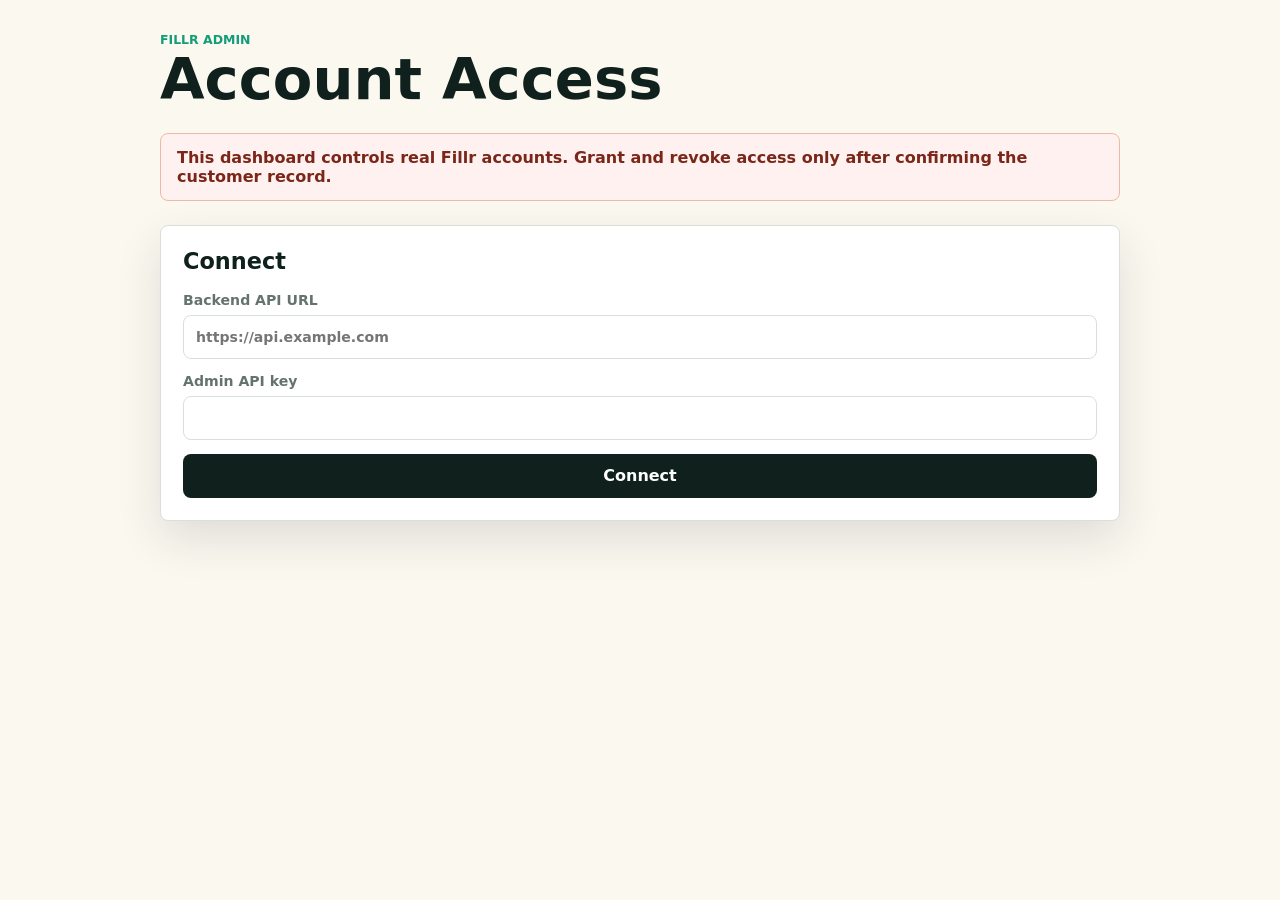
<file: admin/index.html>
<!doctype html>
<html lang="en">
<head>
    <meta charset="utf-8">
    <meta name="viewport" content="width=device-width, initial-scale=1">
    <title>Fillr Admin</title>
    <link rel="stylesheet" href="styles.css">
</head>
<body>
    <main class="shell">
        <header class="masthead">
            <div>
                <p class="eyebrow">Fillr Admin</p>
                <h1>Account Access</h1>
            </div>
            <button id="disconnectButton" class="secondary hidden" type="button">Disconnect</button>
        </header>

        <section class="warning" aria-live="polite">
            This dashboard controls real Fillr accounts. Grant and revoke access only after confirming the customer record.
        </section>

        <nav id="viewTabs" class="tabs hidden" role="tablist" aria-label="Admin sections">
            <button class="tab" type="button" role="tab" data-view="accounts" aria-selected="true">Accounts</button>
            <button class="tab" type="button" role="tab" data-view="notifications" aria-selected="false">Notifications</button>
            <button class="tab" type="button" role="tab" data-view="rules" aria-selected="false">Auto Rules</button>
        </nav>

        <section id="connectionPanel" class="panel" aria-labelledby="connectionTitle">
            <h2 id="connectionTitle">Connect</h2>
            <form id="connectionForm" class="form">
                <label>
                    <span>Backend API URL</span>
                    <input id="backendUrlInput" name="backendUrl" type="url" autocomplete="url" placeholder="https://api.example.com" required>
                </label>
                <label>
                    <span>Admin API key</span>
                    <input id="adminKeyInput" name="adminKey" type="password" autocomplete="off" required>
                </label>
                <button id="connectButton" type="submit">Connect</button>
            </form>
        </section>

        <section id="dashboardPanel" class="panel hidden" aria-labelledby="searchTitle">
            <div class="sectionHeader">
                <div>
                    <h2 id="searchTitle">User Search</h2>
                    <p id="connectionLabel" class="muted"></p>
                </div>
            </div>

            <form id="searchForm" class="searchForm">
                <label>
                    <span>Search</span>
                    <input id="emailInput" name="email" type="search" autocomplete="off" placeholder="Email, name, user ID or Apple ID" required>
                </label>
                <button id="searchButton" type="submit">Search</button>
            </form>

            <p id="statusMessage" class="status" role="status" aria-live="polite"></p>

            <section class="userPanel" aria-labelledby="recentAppleTitle">
                <div class="sectionHeader">
                    <div>
                        <h3 id="recentAppleTitle">Recent Apple Users</h3>
                        <p class="muted">Shows the 20 most recently created Apple sign-in accounts.</p>
                    </div>
                    <button id="refreshRecentAppleButton" type="button">Refresh</button>
                </div>

                <div id="recentAppleUsers" class="recentUsers"></div>
            </section>

            <section id="userPanel" class="userPanel hidden" aria-labelledby="userTitle">
                <h3 id="userTitle">Selected User</h3>
                <dl id="userDetails" class="details"></dl>

                <section id="cloudDataPanel" class="cloudData" aria-labelledby="cloudDataTitle">
                    <div class="sectionHeader compact">
                        <h3 id="cloudDataTitle">Cloud Data</h3>
                        <button id="refreshCloudDataButton" class="secondary small" type="button">Refresh Data</button>
                    </div>
                    <dl id="cloudDataDetails" class="details compactDetails"></dl>
                    <p id="cloudDataStatus" class="status compactStatus" role="status" aria-live="polite"></p>
                </section>
                <form id="adminLabelForm" class="inlineForm">
                    <label>
                        <span>Admin Label</span>
                        <input
                            id="adminLabelInput"
                            type="text"
                            maxlength="100"
                            placeholder="Example: Alex test account"
                        >
                    </label>
                    <button id="saveAdminLabelButton" type="submit">
                        Save Label
                    </button>
                </form>

                <p class="muted">
                    This label is only visible in the admin dashboard and does not affect the user’s account.
                </p>

                <div class="actions">
                    <button id="grantLifetimeButton" type="button">Grant Lifetime Access</button>

                    <form id="grantUntilForm" class="inlineForm">
                        <label>
                            <span>Grant until</span>
                            <input id="expiryDateInput" type="datetime-local" required>
                        </label>
                        <button id="grantUntilButton" type="submit">Grant Until</button>
                    </form>

                    <button id="revokeButton" class="danger" type="button">Revoke Admin Access</button>
                </div>

                <p class="muted">
                    Revoking admin access only removes administrator-granted Fillr Plus. It does not cancel an Apple App Store subscription or remove an active trial.
                </p>
            </section>
        </section>
        <section id="notificationsPanel" class="panel hidden" aria-labelledby="composeTitle">
            <div class="sectionHeader">
                <div>
                    <h2 id="composeTitle">Send a Notification</h2>
                    <p class="muted">Goes to every matching device as a push and into the in-app inbox.</p>
                </div>
            </div>

            <form id="composeForm" class="form">
                <label>
                    <span>Title <span id="titleCounter" class="counter"></span></span>
                    <input id="composeTitle_input" type="text" maxlength="64" required>
                </label>
                <label>
                    <span>Body <span id="bodyCounter" class="counter"></span></span>
                    <textarea id="composeBody" rows="3" maxlength="300" required></textarea>
                </label>
                <p class="muted small">The push banner shows roughly the first 150 characters. The inbox shows all of it.</p>

                <div class="fieldRow">
                    <label>
                        <span>Category</span>
                        <select id="composeCategory"></select>
                    </label>
                    <label>
                        <span>Opens</span>
                        <select id="composeDeepLink"></select>
                    </label>
                    <label>
                        <span>Audience</span>
                        <select id="composeAudience"></select>
                    </label>
                </div>

                <label>
                    <span>Schedule for (optional)</span>
                    <input id="composeSchedule" type="datetime-local">
                </label>

                <div class="actions">
                    <button id="previewButton" class="secondary" type="button">Preview Audience</button>
                    <button id="sendButton" type="submit" disabled>Send</button>
                </div>
            </form>

            <p id="composeStatus" class="status" role="status" aria-live="polite"></p>

            <section class="userPanel" aria-labelledby="historyTitle">
                <div class="sectionHeader compact">
                    <h3 id="historyTitle">Sent History</h3>
                    <button id="refreshHistoryButton" class="secondary small" type="button">Refresh</button>
                </div>
                <div id="historyList" class="historyList"></div>
            </section>
        </section>

        <section id="rulesPanel" class="panel hidden" aria-labelledby="rulesTitle">
            <div class="sectionHeader">
                <div>
                    <h2 id="rulesTitle">Condition-Based Rules</h2>
                    <p class="muted">Evaluated on a schedule. Each rule reaches a person at most once per cooldown window.</p>
                </div>
                <button id="refreshRulesButton" class="secondary small" type="button">Refresh</button>
            </div>

            <div id="rulesList" class="historyList"></div>

            <section class="userPanel" aria-labelledby="ruleFormTitle">
                <h3 id="ruleFormTitle">New Rule</h3>
                <form id="ruleForm" class="form">
                    <div class="fieldRow">
                        <label>
                            <span>Name</span>
                            <input id="ruleName" type="text" required>
                        </label>
                        <label>
                            <span>Condition</span>
                            <select id="ruleCondition"></select>
                        </label>
                    </div>

                    <div id="ruleParams" class="fieldRow"></div>

                    <label>
                        <span>Title template</span>
                        <input id="ruleTitle" type="text" maxlength="64" required>
                    </label>
                    <label>
                        <span>Body template</span>
                        <textarea id="ruleBody" rows="2" maxlength="300" required></textarea>
                    </label>
                    <p id="rulePlaceholders" class="muted small"></p>

                    <div class="fieldRow">
                        <label>
                            <span>Category</span>
                            <select id="ruleCategory"></select>
                        </label>
                        <label>
                            <span>Audience</span>
                            <select id="ruleAudience"></select>
                        </label>
                        <label>
                            <span>Cooldown (days)</span>
                            <input id="ruleCooldown" type="number" min="1" value="30" required>
                        </label>
                    </div>

                    <button type="submit">Create Rule</button>
                </form>
                <p id="ruleStatus" class="status" role="status" aria-live="polite"></p>
            </section>
        </section>
    </main>

    <script src="app.js" defer></script>
    <script src="notifications.js" defer></script>
</body>
</html>
</file>
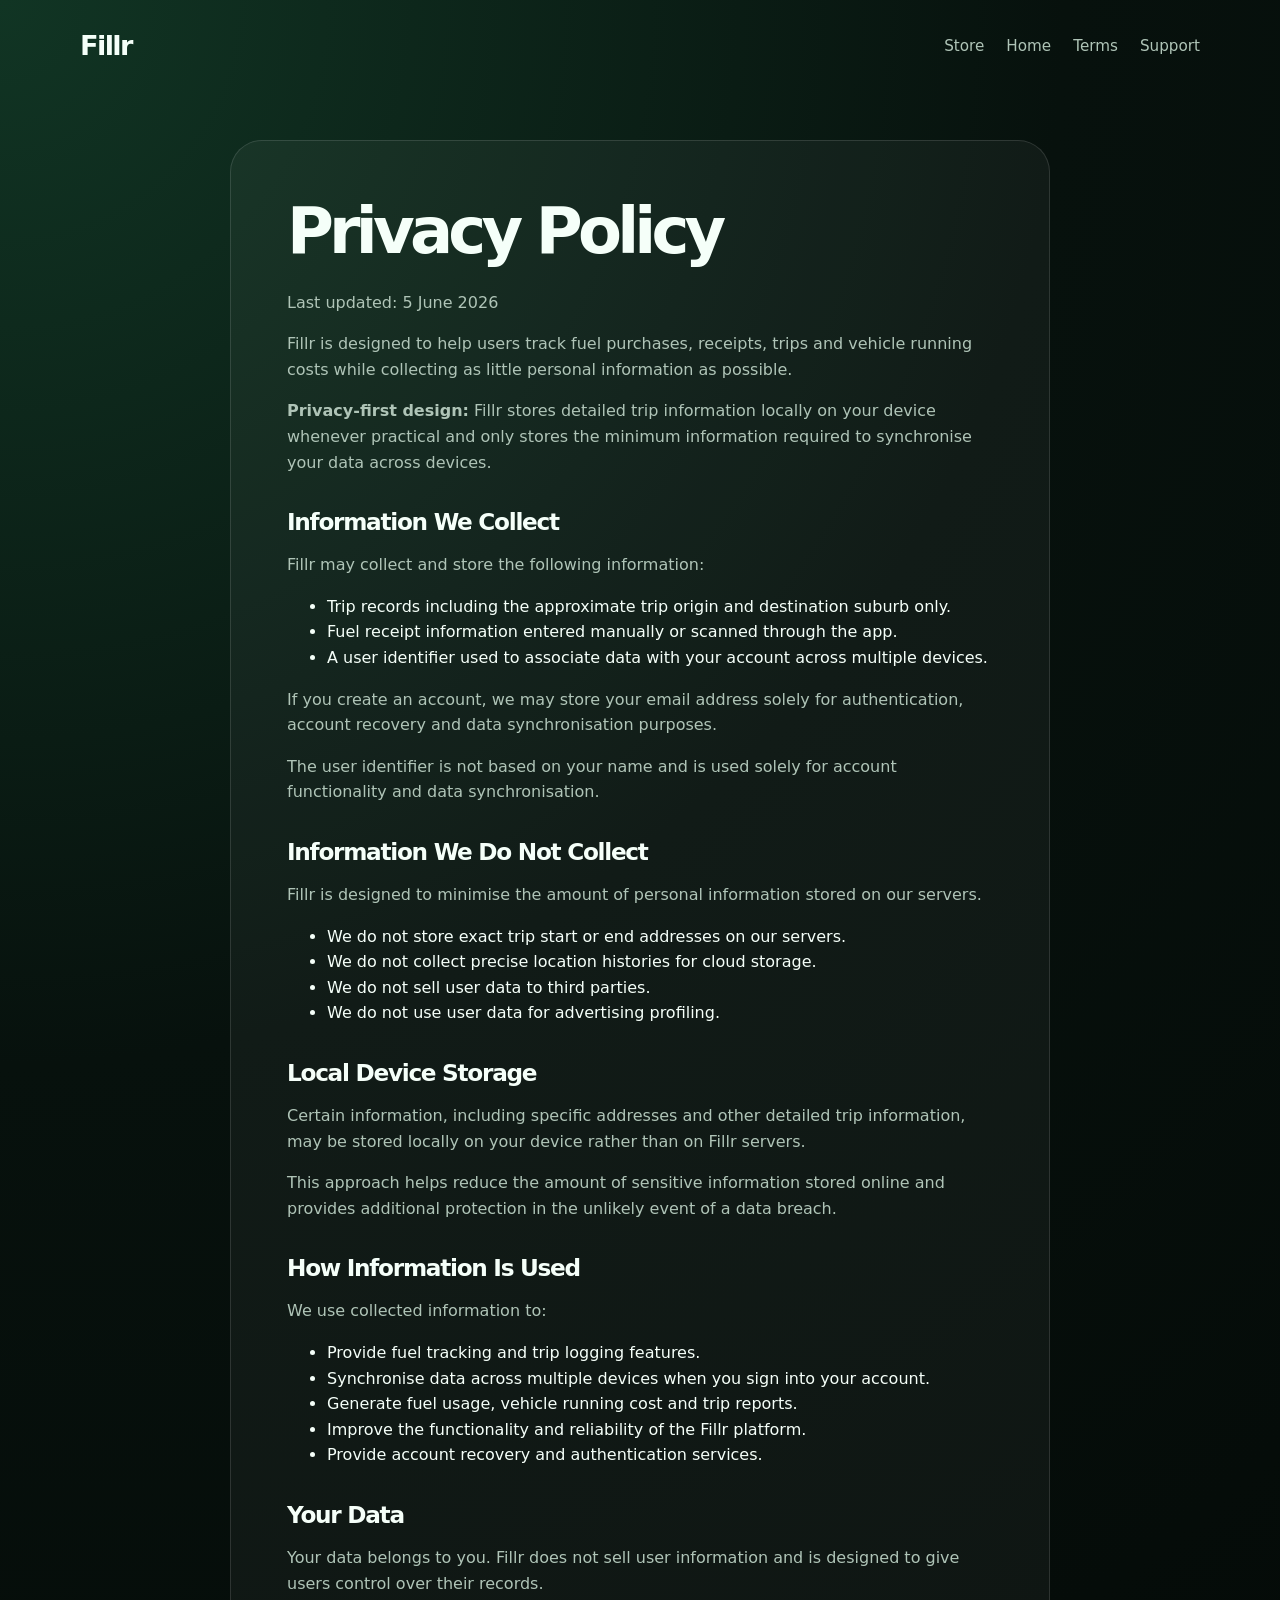
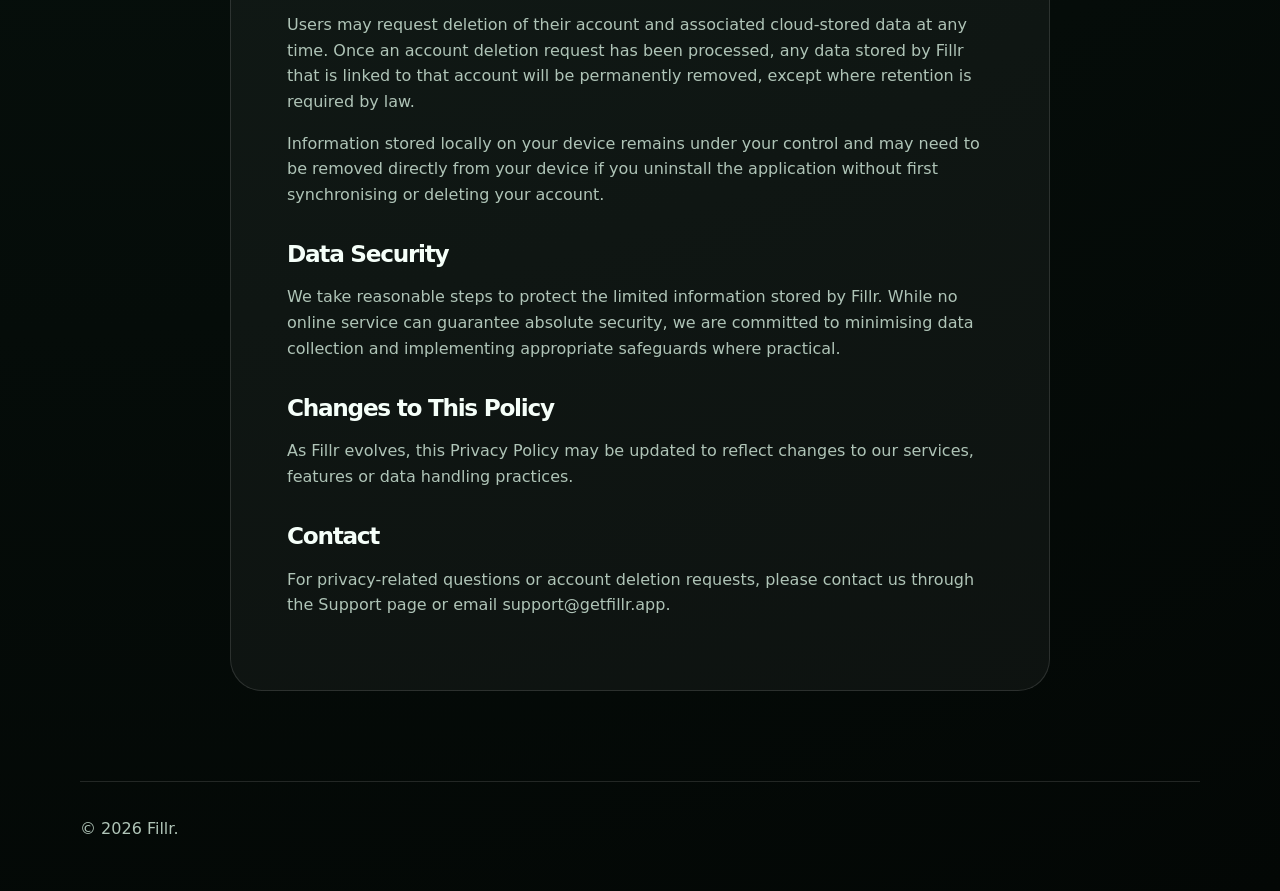
<file: privacy.html>
<!DOCTYPE html>
<html lang="en-AU">
<head>
  <meta charset="UTF-8" />
  <meta name="viewport" content="width=device-width, initial-scale=1.0" />
  <title>Privacy Policy | Fillr</title>
  <link rel="stylesheet" href="assets/styles.css" />
</head>
<body>

  <header class="site-header">
    <a class="logo" href="index.html">Fillr</a>
    <nav><a href="store.html">Store</a>
      <a href="index.html">Home</a>
      <a href="terms.html">Terms</a>
      <a href="support.html">Support</a>
    </nav>
  </header>

  <main class="legal-page">

    <h1>Privacy Policy</h1>
    <p class="muted">Last updated: 5 June 2026</p>

    <p>
      Fillr is designed to help users track fuel purchases, receipts, trips and vehicle running costs while collecting as little personal information as possible.
    </p>

    <p>
      <strong>Privacy-first design:</strong> Fillr stores detailed trip information locally on your device whenever practical and only stores the minimum information required to synchronise your data across devices.
    </p>

    <h2>Information We Collect</h2>

    <p>Fillr may collect and store the following information:</p>

    <ul>
      <li>Trip records including the approximate trip origin and destination suburb only.</li>
      <li>Fuel receipt information entered manually or scanned through the app.</li>
      <li>A user identifier used to associate data with your account across multiple devices.</li>
    </ul>

    <p>
      If you create an account, we may store your email address solely for authentication, account recovery and data synchronisation purposes.
    </p>

    <p>
      The user identifier is not based on your name and is used solely for account functionality and data synchronisation.
    </p>

    <h2>Information We Do Not Collect</h2>

    <p>Fillr is designed to minimise the amount of personal information stored on our servers.</p>

    <ul>
      <li>We do not store exact trip start or end addresses on our servers.</li>
      <li>We do not collect precise location histories for cloud storage.</li>
      <li>We do not sell user data to third parties.</li>
      <li>We do not use user data for advertising profiling.</li>
    </ul>

    <h2>Local Device Storage</h2>

    <p>
      Certain information, including specific addresses and other detailed trip information, may be stored locally on your device rather than on Fillr servers.
    </p>

    <p>
      This approach helps reduce the amount of sensitive information stored online and provides additional protection in the unlikely event of a data breach.
    </p>

    <h2>How Information Is Used</h2>

    <p>We use collected information to:</p>

    <ul>
      <li>Provide fuel tracking and trip logging features.</li>
      <li>Synchronise data across multiple devices when you sign into your account.</li>
      <li>Generate fuel usage, vehicle running cost and trip reports.</li>
      <li>Improve the functionality and reliability of the Fillr platform.</li>
      <li>Provide account recovery and authentication services.</li>
    </ul>

    <h2>Your Data</h2>

    <p>
      Your data belongs to you. Fillr does not sell user information and is designed to give users control over their records.
    </p>

    <p>
      Users may request deletion of their account and associated cloud-stored data at any time. Once an account deletion request has been processed, any data stored by Fillr that is linked to that account will be permanently removed, except where retention is required by law.
    </p>

    <p>
      Information stored locally on your device remains under your control and may need to be removed directly from your device if you uninstall the application without first synchronising or deleting your account.
    </p>

    <h2>Data Security</h2>

    <p>
      We take reasonable steps to protect the limited information stored by Fillr. While no online service can guarantee absolute security, we are committed to minimising data collection and implementing appropriate safeguards where practical.
    </p>

    <h2>Changes to This Policy</h2>

    <p>
      As Fillr evolves, this Privacy Policy may be updated to reflect changes to our services, features or data handling practices.
    </p>

    <h2>Contact</h2>

    <p>
      For privacy-related questions or account deletion requests, please contact us through the Support page or email support@getfillr.app.
    </p>

  </main>

  <footer class="site-footer">
    <span>© <span id="year"></span> Fillr.</span>
  </footer>

  <script>
    document.getElementById('year').textContent = new Date().getFullYear();
  </script>

</body>
</html>
</file>
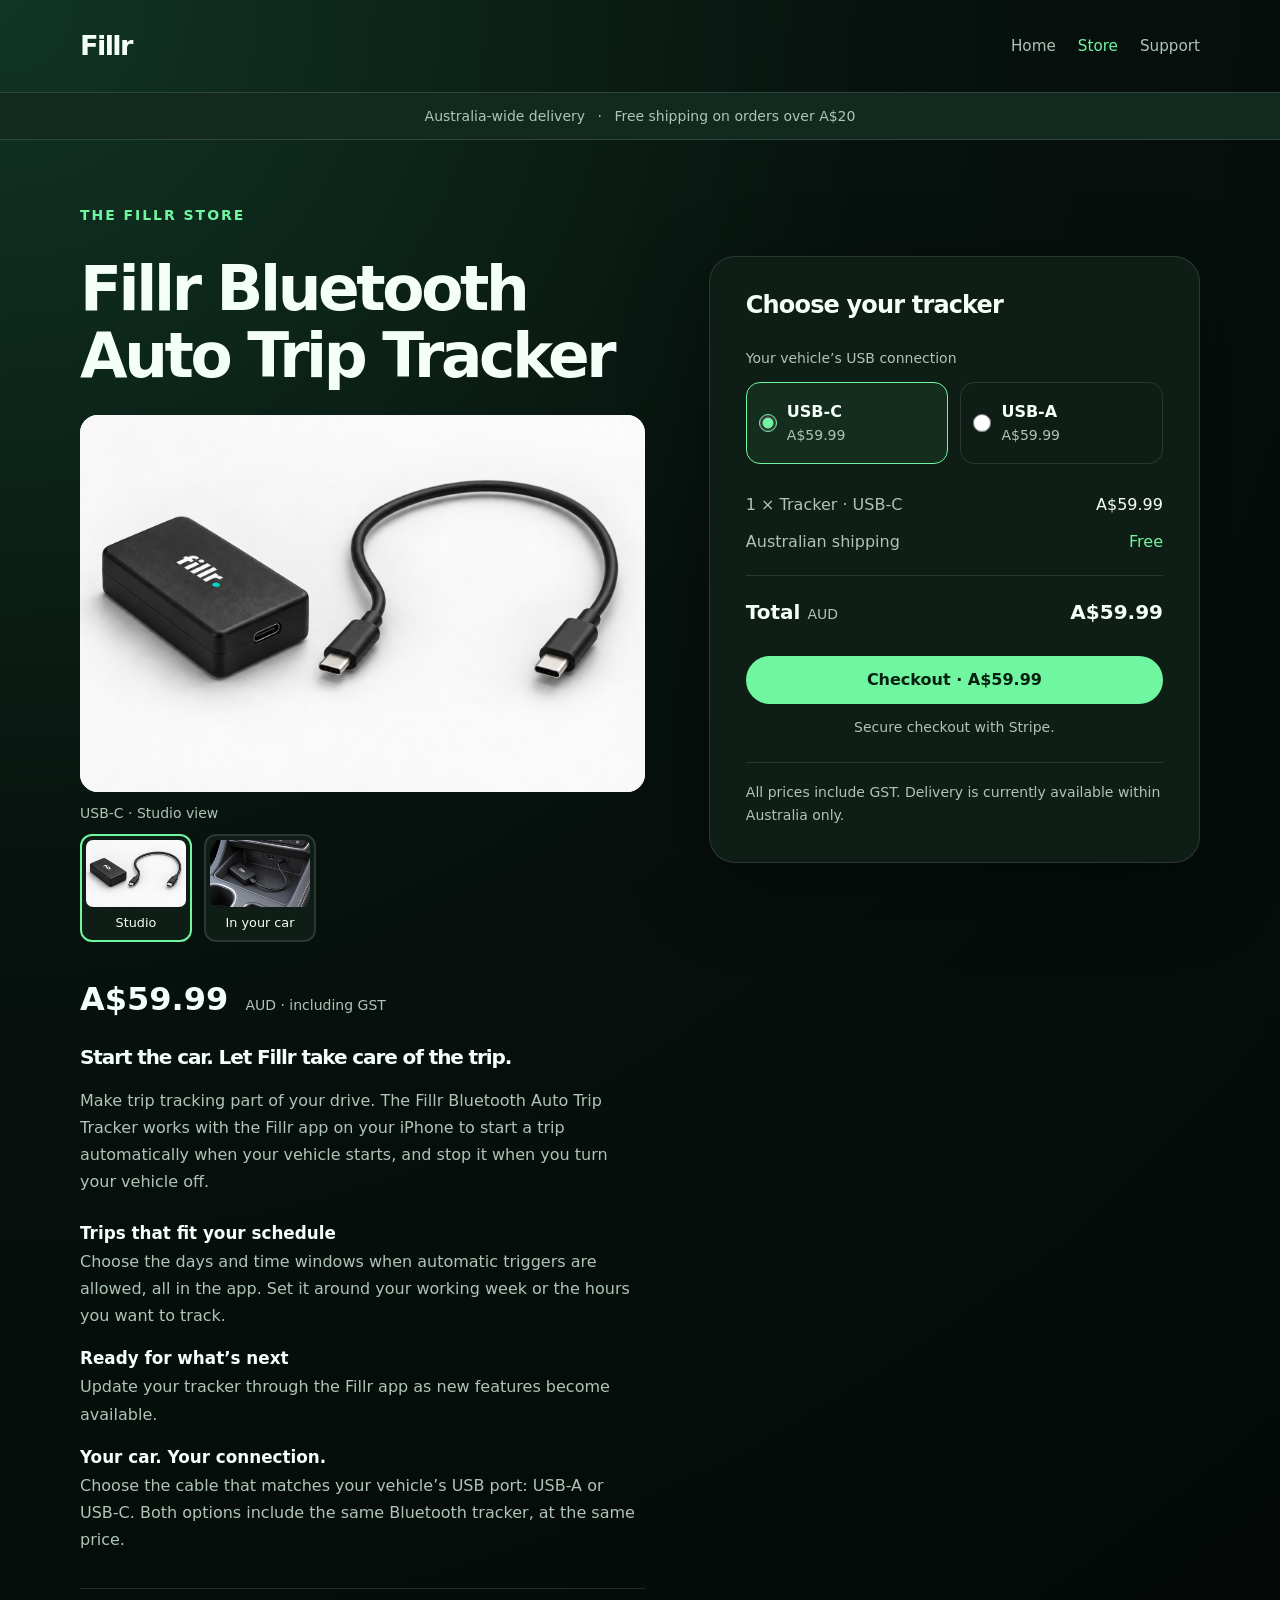
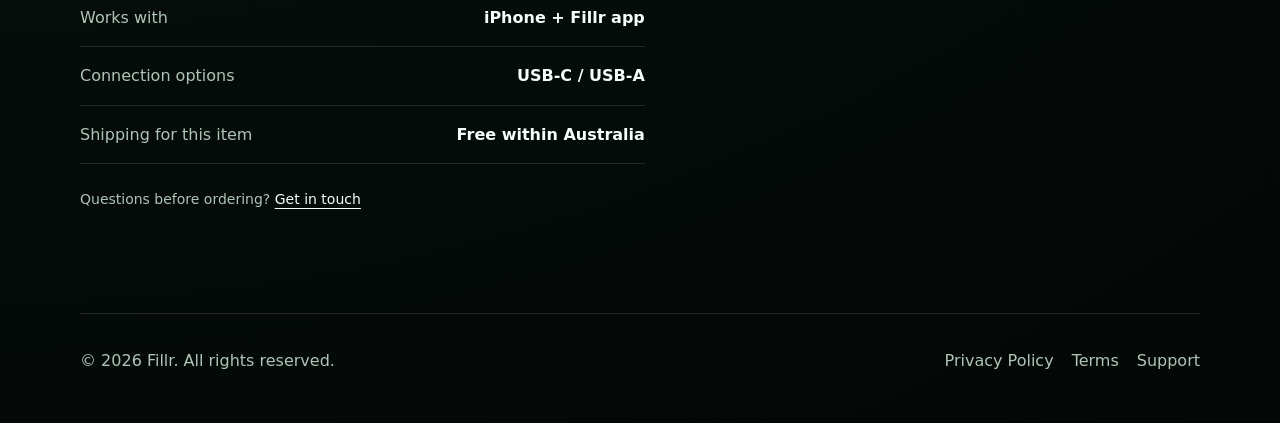
<file: store.html>
<!DOCTYPE html>
<html lang="en-AU">
<head>
  <meta charset="UTF-8" />
  <meta name="viewport" content="width=device-width, initial-scale=1.0" />
  <meta name="description" content="Shop the Fillr Bluetooth Auto Trip Tracker. Choose USB-C or USB-A for A$59.99 including GST, with free shipping within Australia." />
  <title>Bluetooth Auto Trip Tracker | Fillr Store</title>
  <link rel="stylesheet" href="assets/styles.css" />
  <link rel="stylesheet" href="assets/shop.css?v=3" />
  <script src="assets/shop-config.js" defer></script>
  <script src="assets/shop.js?v=2" defer></script>
</head>
<body class="shop-page">
  <a class="skip-link" href="#main">Skip to product</a>
  <header class="site-header">
    <a class="logo" href="index.html">Fillr</a>
    <nav aria-label="Main navigation">
      <a href="index.html">Home</a>
      <a href="store.html" aria-current="page">Store</a>
      <a href="support.html">Support</a>
    </nav>
  </header>
  <div class="shipping-strip">Australia-wide delivery <span aria-hidden="true">·</span> Free shipping on orders over A$20</div>
  <main id="main" class="shop-main">
    <p class="eyebrow">The Fillr store</p>
    <div class="product-layout">
      <section class="product-details" aria-labelledby="product-title">
        <h1 id="product-title">Fillr Bluetooth<br />Auto Trip Tracker</h1>
        <div class="product-gallery" aria-label="Product photos">
          <figure class="gallery-main">
            <img id="product-image" src="assets/products/02-fillr-usb-c-to-usb-c.png" alt="Fillr Bluetooth tracker with a USB-C to USB-C cable, studio view" width="1536" height="1024" fetchpriority="high" />
            <figcaption id="product-image-caption" aria-live="polite">USB-C · Studio view</figcaption>
          </figure>
          <div class="gallery-thumbnails" role="group" aria-label="Choose a product photo">
            <button type="button" class="gallery-thumbnail" data-view="studio" aria-pressed="true" aria-label="Show USB-C studio photo">
              <img src="assets/products/02-fillr-usb-c-to-usb-c.png" alt="" width="1536" height="1024" /><span>Studio</span>
            </button>
            <button type="button" class="gallery-thumbnail" data-view="car" aria-pressed="false" aria-label="Show USB-C in-car photo">
              <img src="assets/products/04-fillr-connected-car-usb-c.png" alt="" width="1536" height="1024" loading="lazy" /><span>In your car</span>
            </button>
          </div>
        </div>
        <p class="product-price">A$59.99 <span>AUD · including GST</span></p>
      </section>
      <section class="purchase-panel" aria-labelledby="choose-heading">
        <h2 id="choose-heading">Choose your tracker</h2>
        <form id="purchase-form">
          <fieldset>
            <legend>Your vehicle’s USB connection</legend>
            <div class="variant-options">
              <label class="variant-option"><input type="radio" name="variant" value="usb-c" checked /><span><strong>USB-C</strong><small>A$59.99</small></span></label>
              <label class="variant-option"><input type="radio" name="variant" value="usb-a" /><span><strong>USB-A</strong><small>A$59.99</small></span></label>
            </div>
          </fieldset>
          <dl class="order-summary">
            <div><dt>1 × Tracker · <span id="selected-variant">USB-C</span></dt><dd>A$59.99</dd></div>
            <div><dt>Australian shipping</dt><dd class="free-shipping">Free</dd></div>
            <div class="order-total"><dt>Total <span>AUD</span></dt><dd>A$59.99</dd></div>
          </dl>
          <button class="button primary checkout-button" id="checkout-button" type="submit" disabled aria-describedby="checkout-status">Coming soon</button>
          <p class="checkout-status" id="checkout-status" role="status">Online ordering opens soon.</p>
          <noscript><p class="muted">Please enable JavaScript to select a tracker and check ordering availability.</p></noscript>
        </form>
        <p class="shipping-note">All prices include GST. Delivery is currently available within Australia only.</p>
      </section>
      <section class="product-copy" aria-labelledby="description-heading">
        <h2 class="product-intro" id="description-heading">Start the car. Let Fillr take care of the trip.</h2>
        <p class="product-description">Make trip tracking part of your drive. The Fillr Bluetooth Auto Trip Tracker works with the Fillr app on your iPhone to start a trip automatically when your vehicle starts, and stop it when you turn your vehicle off.</p>
        <div class="product-features">
          <div><h3>Trips that fit your schedule</h3><p>Choose the days and time windows when automatic triggers are allowed, all in the app. Set it around your working week or the hours you want to track.</p></div>
          <div><h3>Ready for what’s next</h3><p>Update your tracker through the Fillr app as new features become available.</p></div>
          <div><h3>Your car. Your connection.</h3><p>Choose the cable that matches your vehicle’s USB port: USB-A or USB-C. Both options include the same Bluetooth tracker, at the same price.</p></div>
        </div>
        <div class="product-facts">
          <div><span>Works with</span><strong>iPhone + Fillr app</strong></div>
          <div><span>Connection options</span><strong>USB-C / USB-A</strong></div>
          <div><span>Shipping for this item</span><strong>Free within Australia</strong></div>
        </div>
        <p class="product-contact">Questions before ordering? <a href="support.html">Get in touch</a></p>
      </section>
    </div>
  </main>
  <footer class="site-footer">
    <span>© <span id="year">2026</span> Fillr. All rights reserved.</span>
    <div><a href="privacy.html">Privacy Policy</a><a href="terms.html">Terms</a><a href="support.html">Support</a></div>
  </footer>
</body>
</html>
</file>
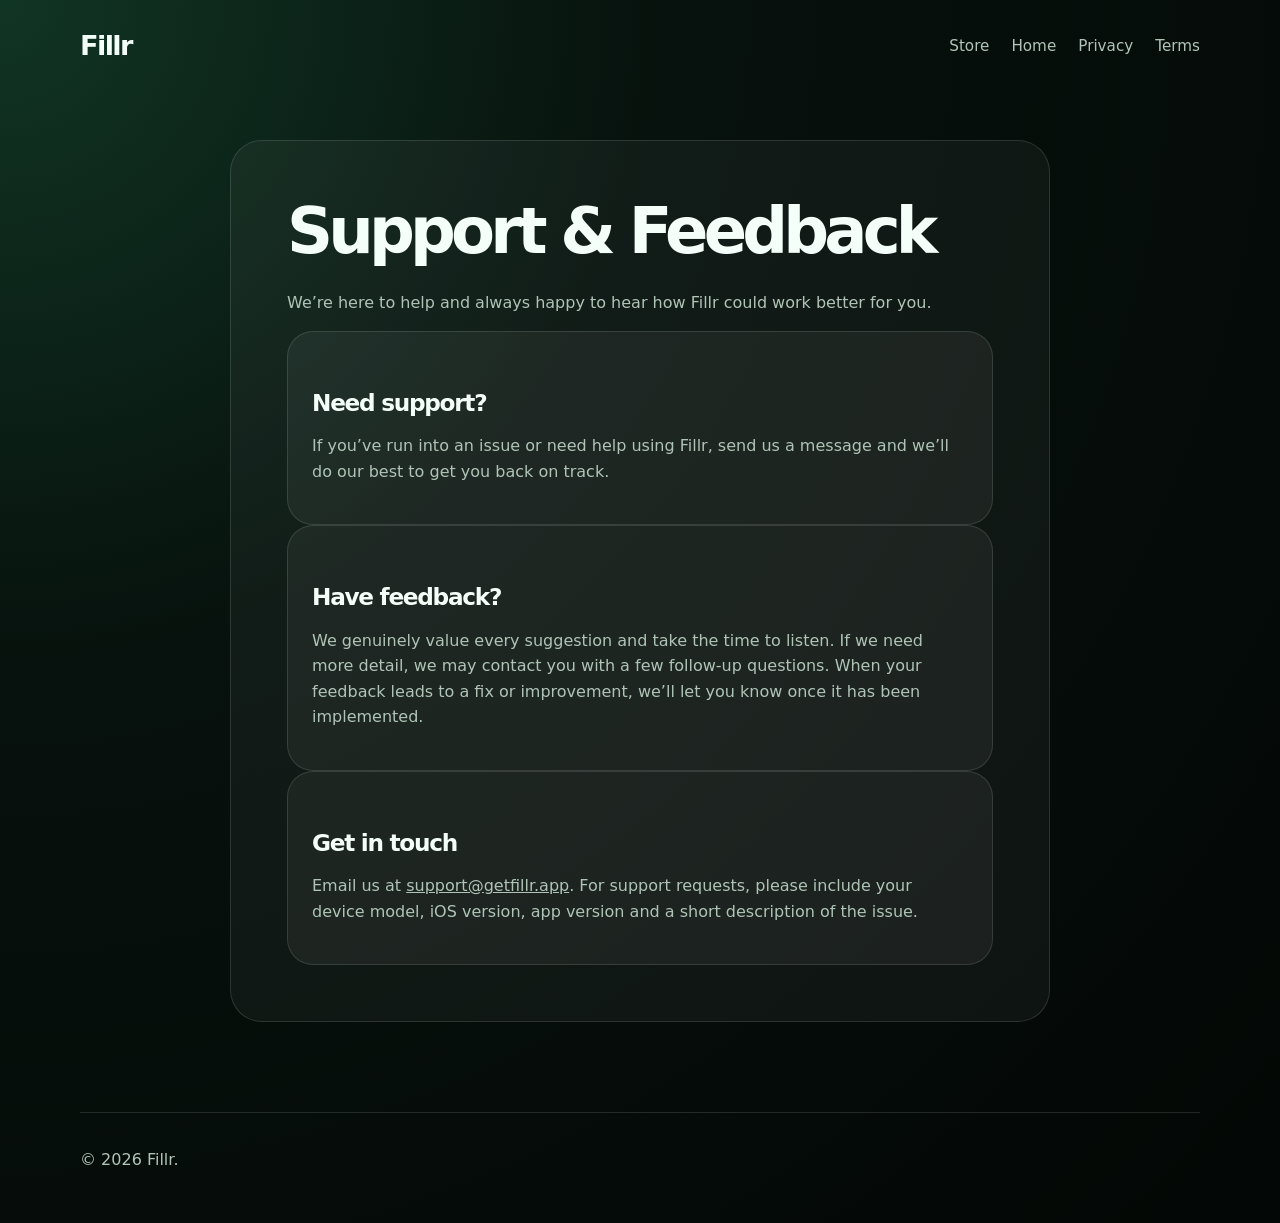
<file: support.html>
<!DOCTYPE html>
<html lang="en-AU">
<head>
  <meta charset="UTF-8" />
  <meta name="viewport" content="width=device-width, initial-scale=1.0" />
  <title>Support | Fillr</title>
  <link rel="stylesheet" href="assets/styles.css" />
</head>
<body>
  <header class="site-header">
    <a class="logo" href="index.html">Fillr</a>
    <nav><a href="store.html">Store</a><a href="index.html">Home</a><a href="privacy.html">Privacy</a><a href="terms.html">Terms</a></nav>
  </header>
  <main class="legal-page">
    <h1>Support &amp; Feedback</h1>
    <p>We’re here to help and always happy to hear how Fillr could work better for you.</p>
    <div class="support-card">
      <h2>Need support?</h2>
      <p>If you’ve run into an issue or need help using Fillr, send us a message and we’ll do our best to get you back on track.</p>
    </div>
    <div class="support-card">
      <h2>Have feedback?</h2>
      <p>We genuinely value every suggestion and take the time to listen. If we need more detail, we may contact you with a few follow-up questions. When your feedback leads to a fix or improvement, we’ll let you know once it has been implemented.</p>
    </div>
    <div class="support-card">
      <h2>Get in touch</h2>
      <p>Email us at <a href="mailto:support@getfillr.app">support@getfillr.app</a>. For support requests, please include your device model, iOS version, app version and a short description of the issue.</p>
    </div>
  </main>
  <footer class="site-footer"><span>© <span id="year"></span> Fillr.</span></footer>
  <script>document.getElementById('year').textContent = new Date().getFullYear();</script>
</body>
</html>
</file>
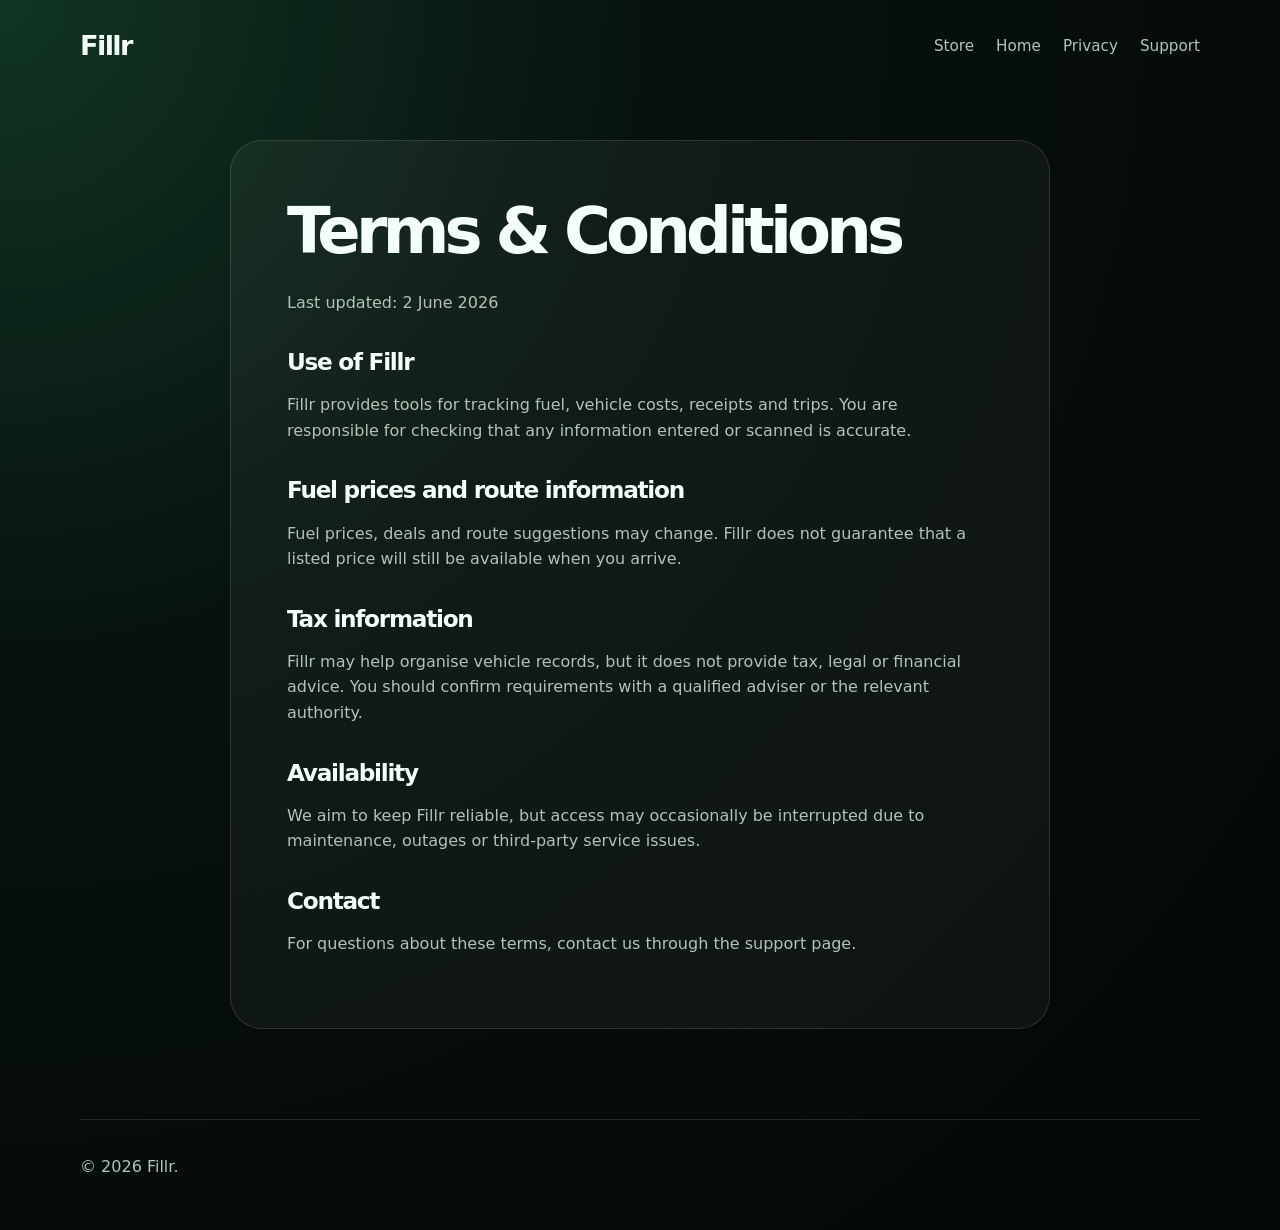
<file: terms.html>
<!DOCTYPE html>
<html lang="en-AU">
<head>
  <meta charset="UTF-8" />
  <meta name="viewport" content="width=device-width, initial-scale=1.0" />
  <title>Terms & Conditions | Fillr</title>
  <link rel="stylesheet" href="assets/styles.css" />
</head>
<body>
  <header class="site-header">
    <a class="logo" href="index.html">Fillr</a>
    <nav><a href="store.html">Store</a><a href="index.html">Home</a><a href="privacy.html">Privacy</a><a href="support.html">Support</a></nav>
  </header>
  <main class="legal-page">
    <h1>Terms & Conditions</h1>
    <p class="muted">Last updated: 2 June 2026</p>
    <h2>Use of Fillr</h2>
    <p>Fillr provides tools for tracking fuel, vehicle costs, receipts and trips. You are responsible for checking that any information entered or scanned is accurate.</p>
    <h2>Fuel prices and route information</h2>
    <p>Fuel prices, deals and route suggestions may change. Fillr does not guarantee that a listed price will still be available when you arrive.</p>
    <h2>Tax information</h2>
    <p>Fillr may help organise vehicle records, but it does not provide tax, legal or financial advice. You should confirm requirements with a qualified adviser or the relevant authority.</p>
    <h2>Availability</h2>
    <p>We aim to keep Fillr reliable, but access may occasionally be interrupted due to maintenance, outages or third-party service issues.</p>
    <h2>Contact</h2>
    <p>For questions about these terms, contact us through the support page.</p>
  </main>
  <footer class="site-footer"><span>© <span id="year"></span> Fillr.</span></footer>
  <script>document.getElementById('year').textContent = new Date().getFullYear();</script>
</body>
</html>
</file>
<file: admin/styles.css>
:root {
    color-scheme: light;
    --ink: #10201c;
    --muted: #65736f;
    --paper: #fbf8f0;
    --panel: #ffffff;
    --line: #d9e0dc;
    --mint: #66e0bd;
    --mint-dark: #139d78;
    --danger: #b42318;
    --danger-bg: #fff1f0;
    --shadow: 0 18px 45px rgba(16, 32, 28, 0.12);
}

* {
    box-sizing: border-box;
}

body {
    margin: 0;
    min-height: 100vh;
    background: var(--paper);
    color: var(--ink);
    font-family: Inter, ui-sans-serif, system-ui, -apple-system, BlinkMacSystemFont, "Segoe UI", sans-serif;
}

.shell {
    width: min(960px, calc(100% - 32px));
    margin: 0 auto;
    padding: 32px 0;
}

.masthead,
.sectionHeader {
    display: flex;
    align-items: center;
    justify-content: space-between;
    gap: 16px;
}

.eyebrow {
    margin: 0 0 4px;
    color: var(--mint-dark);
    font-size: 0.78rem;
    font-weight: 800;
    letter-spacing: 0;
    text-transform: uppercase;
}

h1,
h2,
h3,
p {
    margin-top: 0;
}

h1 {
    margin-bottom: 0;
    font-size: clamp(2rem, 5vw, 3.6rem);
    line-height: 1;
}

h2 {
    margin-bottom: 18px;
    font-size: 1.4rem;
}

h3 {
    margin-bottom: 14px;
    font-size: 1.1rem;
}

.warning,
.panel {
    margin-top: 24px;
    border: 1px solid var(--line);
    border-radius: 8px;
    background: var(--panel);
}

.warning {
    padding: 14px 16px;
    border-color: #f0b8a8;
    background: var(--danger-bg);
    color: #7a271a;
    font-weight: 650;
}

.panel {
    padding: 22px;
    box-shadow: var(--shadow);
}

.form,
.searchForm,
.inlineForm,
.actions {
    display: grid;
    gap: 14px;
}

.searchForm {
    grid-template-columns: minmax(0, 1fr) auto;
    align-items: end;
}

.inlineForm {
    grid-template-columns: minmax(170px, 220px) auto;
    align-items: end;
}

label {
    display: grid;
    gap: 7px;
    color: var(--muted);
    font-size: 0.88rem;
    font-weight: 700;
}

input,
textarea,
select {
    width: 100%;
    min-height: 44px;
    border: 1px solid var(--line);
    border-radius: 8px;
    padding: 10px 12px;
    color: var(--ink);
    background: #fff;
    font: inherit;
}

input:focus,
textarea:focus,
select:focus {
    outline: 3px solid rgba(102, 224, 189, 0.35);
    border-color: var(--mint-dark);
}

button {
    min-height: 44px;
    border: 0;
    border-radius: 8px;
    padding: 10px 16px;
    background: var(--ink);
    color: #fff;
    font: inherit;
    font-weight: 800;
    cursor: pointer;
}

button:hover:not(:disabled) {
    background: #1d342e;
}

button:disabled {
    cursor: not-allowed;
    opacity: 0.58;
}

.secondary {
    border: 1px solid var(--line);
    background: transparent;
    color: var(--ink);
}

.secondary:hover:not(:disabled) {
    background: #eef5f2;
}

.small {
    min-height: 36px;
    padding: 8px 12px;
    font-size: 0.88rem;
}

.danger {
    background: var(--danger);
}

.danger:hover:not(:disabled) {
    background: #912018;
}

.status {
    min-height: 24px;
    margin: 16px 0 0;
    color: var(--muted);
    font-weight: 650;
}

.status.error {
    color: var(--danger);
}

.status.success {
    color: var(--mint-dark);
}

.userPanel {
    margin-top: 18px;
    padding-top: 18px;
    border-top: 1px solid var(--line);
}

.cloudData {
    margin: 0 0 22px;
    padding: 16px 0 0;
    border-top: 1px solid var(--line);
}

.sectionHeader.compact {
    margin-bottom: 12px;
}

.sectionHeader.compact h3 {
    margin-bottom: 0;
}

.details {
    display: grid;
    grid-template-columns: minmax(150px, 220px) minmax(0, 1fr);
    gap: 10px 16px;
    margin: 0 0 22px;
}

.details dt {
    color: var(--muted);
    font-weight: 800;
}

.details dd {
    margin: 0;
    overflow-wrap: anywhere;
}

.compactDetails {
    margin-bottom: 8px;
}

.compactStatus {
    min-height: 20px;
    margin: 8px 0 0;
}

.muted {
    color: var(--muted);
    font-size: 0.92rem;
}

.hidden {
    display: none !important;
}

@media (max-width: 680px) {
    .shell {
        width: min(100% - 24px, 960px);
        padding: 20px 0;
    }

    .masthead,
    .sectionHeader,
    .searchForm,
    .inlineForm {
        grid-template-columns: 1fr;
        display: grid;
    }

    .panel {
        padding: 18px;
    }

    .details {
        grid-template-columns: 1fr;
        gap: 4px;
    }
}

/* --- Notifications and rules ------------------------------------------ */

.tabs {
    display: flex;
    gap: 4px;
    margin-bottom: 18px;
    border-bottom: 1px solid var(--line);
}

.tab {
    min-height: 40px;
    padding: 8px 16px;
    border: 0;
    border-radius: 8px 8px 0 0;
    background: transparent;
    color: var(--muted);
    font-weight: 700;
}

.tab:hover:not(:disabled) {
    background: rgba(102, 224, 189, 0.12);
    color: var(--ink);
}

.tab[aria-selected="true"] {
    background: var(--panel);
    color: var(--ink);
    box-shadow: inset 0 -3px 0 var(--mint-dark);
}

textarea {
    min-height: 84px;
    resize: vertical;
}

.fieldRow {
    display: grid;
    grid-template-columns: repeat(auto-fit, minmax(160px, 1fr));
    gap: 14px;
}

.counter {
    float: right;
    color: var(--muted);
    font-weight: 400;
}

.historyList {
    display: grid;
    gap: 12px;
    margin-top: 14px;
}

.historyRow {
    display: grid;
    gap: 6px;
    padding: 14px;
    border: 1px solid var(--line);
    border-radius: 10px;
    background: var(--panel);
}

.historyHeading {
    display: flex;
    align-items: center;
    justify-content: space-between;
    gap: 10px;
}

.historyRow .actions {
    display: flex;
    flex-wrap: wrap;
    gap: 8px;
}

.pill {
    padding: 3px 10px;
    border-radius: 999px;
    background: var(--line);
    color: var(--ink);
    font-size: 0.76rem;
    font-weight: 700;
    text-transform: lowercase;
}

.pill.sent {
    background: rgba(19, 157, 120, 0.16);
    color: var(--mint-dark);
}

.pill.failed {
    background: var(--danger-bg);
    color: var(--danger);
}

.pill.scheduled,
.pill.sending {
    background: rgba(102, 224, 189, 0.2);
    color: var(--mint-dark);
}

@media (max-width: 680px) {
    .tabs {
        overflow-x: auto;
    }
.recentUsers {
    display: grid;
    gap: 10px;
}

.recentUserButton {
    display: grid;
    gap: 4px;
    width: 100%;
    min-height: 0;
    padding: 12px 14px;
    border: 1px solid var(--line);
    background: #fff;
    color: var(--ink);
    text-align: left;
}

.recentUserButton:hover:not(:disabled) {
    border-color: var(--mint-dark);
    background: #f3fbf8;
}

.recentUserButton strong {
    font-size: 0.98rem;
}

.recentUserButton span {
    color: var(--muted);
    font-size: 0.8rem;
    font-weight: 600;
    overflow-wrap: anywhere;
}
</file>
<file: assets/styles.css>
:root {
  --bg: #07110d;
  --panel: #0e1d16;
  --panel-soft: #12291f;
  --text: #f5fff9;
  --muted: #afc4b7;
  --brand: #70f5a0;
  --brand-dark: #1fb765;
  --line: rgba(255,255,255,0.12);
  --shadow: 0 24px 80px rgba(0,0,0,0.35);
}

* { box-sizing: border-box; }

body {
  margin: 0;
  font-family: Inter, ui-sans-serif, system-ui, -apple-system, BlinkMacSystemFont, "Segoe UI", sans-serif;
  background: radial-gradient(circle at top left, #113524 0, var(--bg) 38%, #030705 100%);
  color: var(--text);
  line-height: 1.6;
}

a { color: inherit; }

.site-header {
  width: min(1120px, calc(100% - 32px));
  margin: 0 auto;
  padding: 24px 0;
  display: flex;
  justify-content: space-between;
  align-items: center;
}

.logo {
  text-decoration: none;
  font-size: 1.7rem;
  font-weight: 900;
  letter-spacing: -0.06em;
}

nav {
  display: flex;
  gap: 22px;
  color: var(--muted);
  font-size: 0.95rem;
}

nav a {
  text-decoration: none;
}

nav a:hover { color: var(--text); }

.hero {
  width: min(1120px, calc(100% - 32px));
  margin: 36px auto 80px;
  display: grid;
  grid-template-columns: 1.08fr 0.92fr;
  gap: 56px;
  align-items: center;
}

.eyebrow {
  color: var(--brand);
  text-transform: uppercase;
  letter-spacing: 0.14em;
  font-size: 0.78rem;
  font-weight: 800;
  margin: 0 0 14px;
}

h1, h2, h3 { line-height: 1.08; margin-top: 0; }

h1 {
  font-size: clamp(3rem, 8vw, 6.2rem);
  letter-spacing: -0.075em;
  margin-bottom: 24px;
}

h2 {
  font-size: clamp(2rem, 4vw, 3.4rem);
  letter-spacing: -0.055em;
  margin-bottom: 18px;
}

h3 {
  font-size: 1.25rem;
  margin-bottom: 10px;
}

.hero-text {
  max-width: 620px;
  color: var(--muted);
  font-size: 1.2rem;
  margin-bottom: 34px;
}

.hero-actions {
  display: flex;
  gap: 14px;
  flex-wrap: wrap;
}

.button {
  display: inline-flex;
  align-items: center;
  justify-content: center;
  min-height: 48px;
  padding: 0 22px;
  border-radius: 999px;
  text-decoration: none;
  font-weight: 800;
}

.button.primary {
  background: var(--brand);
  color: #06210f;
}

.button.secondary {
  border: 1px solid var(--line);
  color: var(--text);
  background: rgba(255,255,255,0.04);
}

.phone-card {
  background: linear-gradient(145deg, rgba(112,245,160,0.25), rgba(255,255,255,0.05));
  padding: 28px;
  border: 1px solid var(--line);
  border-radius: 42px;
  box-shadow: var(--shadow);
}

.phone-frame {
  width: min(320px, 100%);
  margin: 0 auto;
  padding: 12px;
  border-radius: 38px;
  background: #050806;
  border: 1px solid rgba(255,255,255,0.25);
}

.phone-screen {
  min-height: 610px;
  border-radius: 28px;
  padding: 24px;
  background: linear-gradient(180deg, #14291f, #07110d);
  overflow: hidden;
}

.app-topbar {
  font-size: 1.7rem;
  font-weight: 900;
  margin-bottom: 30px;
}

.fuel-card, .receipt-scan {
  padding: 18px;
  border-radius: 24px;
  background: rgba(255,255,255,0.08);
  border: 1px solid var(--line);
  margin-bottom: 16px;
}

.fuel-card span, .fuel-card small {
  display: block;
  color: var(--muted);
}

.fuel-card strong {
  display: block;
  font-size: 1.35rem;
  margin: 8px 0;
}

.fuel-card.dark { background: rgba(0,0,0,0.22); }

.receipt-scan {
  margin-top: 80px;
  text-align: center;
  color: var(--brand);
  font-weight: 800;
  border-style: dashed;
}

.section {
  width: min(1120px, calc(100% - 32px));
  margin: 0 auto 90px;
}

.feature-grid {
  display: grid;
  grid-template-columns: repeat(3, 1fr);
  gap: 18px;
  margin-top: 32px;
}

.feature-grid article, .support-card {
  background: rgba(255,255,255,0.055);
  border: 1px solid var(--line);
  border-radius: 26px;
  padding: 24px;
}

.feature-grid p, .split-section p, .legal-page p, .muted {
  color: var(--muted);
}

.split-section {
  display: grid;
  grid-template-columns: 0.85fr 1.15fr;
  gap: 36px;
  align-items: center;
}

.video-box {
  background: rgba(255,255,255,0.055);
  border: 1px solid var(--line);
  border-radius: 30px;
  padding: 14px;
  min-height: 320px;
}

.video-box video, .video-box iframe {
  width: 100%;
  aspect-ratio: 16/9;
  border: 0;
  border-radius: 22px;
  background: #000;
}

.cta-section {
  width: min(960px, calc(100% - 32px));
  margin: 0 auto 80px;
  padding: 54px;
  border-radius: 34px;
  text-align: center;
  background: linear-gradient(135deg, rgba(112,245,160,0.22), rgba(255,255,255,0.06));
  border: 1px solid var(--line);
}

.site-footer {
  width: min(1120px, calc(100% - 32px));
  margin: 0 auto;
  padding: 34px 0 50px;
  border-top: 1px solid var(--line);
  color: var(--muted);
  display: flex;
  justify-content: space-between;
  gap: 20px;
}

.site-footer div {
  display: flex;
  gap: 18px;
}

.site-footer a { text-decoration: none; }

.legal-page {
  width: min(820px, calc(100% - 32px));
  margin: 48px auto 90px;
  background: rgba(255,255,255,0.045);
  border: 1px solid var(--line);
  border-radius: 32px;
  padding: clamp(24px, 5vw, 56px);
}

.legal-page h1 {
  font-size: clamp(2.4rem, 6vw, 4rem);
}

.legal-page h2 {
  font-size: 1.45rem;
  margin-top: 34px;
}

code {
  background: rgba(255,255,255,0.1);
  padding: 2px 6px;
  border-radius: 8px;
}

@media (max-width: 860px) {
  .site-header, .site-footer {
    align-items: flex-start;
    flex-direction: column;
  }

  nav { flex-wrap: wrap; }

  .hero, .split-section {
    grid-template-columns: 1fr;
  }

  .feature-grid {
    grid-template-columns: 1fr;
  }

  .phone-screen { min-height: 520px; }

  .cta-section { padding: 34px 22px; }
}
</file>
<file: assets/shop.css>
.shop-page { min-height: 100vh; }
.shop-page a:focus-visible, .shop-page button:focus-visible { outline: 3px solid var(--brand); outline-offset: 5px; }
.shop-page nav [aria-current="page"] { color: var(--brand); }
.skip-link { position: absolute; left: 16px; top: -100px; padding: 12px 20px; background: var(--brand); color: var(--bg); z-index: 2; }
.skip-link:focus { top: 12px; }
.shipping-strip { padding: 12px 16px; text-align: center; background: var(--panel-soft); border-block: 1px solid var(--line); color: var(--muted); font-size: 0.875rem; }
.shipping-strip span { margin-inline: 8px; color: var(--brand); }
.shop-main { width: min(1120px, calc(100% - 32px)); margin: 64px auto 88px; }
.shop-main .eyebrow { font-size: 0.875rem; margin-bottom: 30px; }
.product-layout { display: grid; grid-template-columns: 1.15fr 1fr; grid-template-areas: "overview purchase" "description purchase"; align-items: start; column-gap: clamp(28px, 5vw, 72px); }
.product-details { grid-area: overview; min-width: 0; }
.product-copy { grid-area: description; min-width: 0; }
.purchase-panel { grid-area: purchase; min-width: 0; }
.product-details h1 { font-size: clamp(2.5rem, 4.8vw, 4.5rem); letter-spacing: -0.055em; line-height: 1.08; margin-bottom: 26px; }
.product-price { font-size: 2rem; font-weight: 750; margin: 0 0 22px; }
.product-price span { color: var(--muted); font-size: 0.875rem; font-weight: 500; margin-left: 6px; }
.product-intro { color: var(--text); font-size: 1.25rem; font-weight: 650; }
.product-description, .product-features p { color: var(--muted); line-height: 1.7; }
.product-features { display: grid; gap: 20px; margin-top: 28px; }
.product-features h3 { font-size: 1.05rem; margin: 0 0 6px; }
.product-features p { margin: 0; }
.product-gallery { margin: 0 0 32px; }
.gallery-main { margin: 0; }
.gallery-main > img { display: block; width: 100%; height: auto; aspect-ratio: 3 / 2; object-fit: contain; background: #f4f4f4; border-radius: 18px; }
.gallery-main figcaption { padding: 10px 0; color: var(--muted); font-size: 0.875rem; }
.gallery-thumbnails { display: flex; gap: 12px; }
.gallery-thumbnail { width: 112px; padding: 4px; border: 2px solid var(--line); border-radius: 12px; background: var(--panel); color: var(--text); font: inherit; cursor: pointer; }
.gallery-thumbnail[aria-pressed="true"] { border-color: var(--brand); }
.gallery-thumbnail img { display: block; width: 100%; height: auto; aspect-ratio: 3 / 2; object-fit: contain; border-radius: 7px; }
.gallery-thumbnail span { display: block; padding: 6px 0 3px; font-size: 0.8rem; }
.product-facts { margin-top: 34px; border-top: 1px solid var(--line); }
.product-facts div { padding: 16px 0; border-bottom: 1px solid var(--line); display: flex; flex-wrap: wrap; justify-content: space-between; gap: 6px 16px; }
.product-facts span { color: var(--muted); }
.product-facts strong { font-weight: 600; }
.product-contact { margin-top: 24px; color: var(--muted); font-size: 0.875rem; }
.product-contact a { color: var(--text); text-underline-offset: 4px; }
.purchase-panel { padding: clamp(22px, 3vw, 36px); border: 1px solid var(--line); border-radius: 26px; background: var(--panel); box-shadow: var(--shadow); }
.purchase-panel h2 { font-size: 1.5rem; letter-spacing: -0.035em; margin-bottom: 28px; }
.purchase-panel fieldset { padding: 0; margin: 0; border: 0; min-width: 0; }
.purchase-panel legend { padding: 0; margin-bottom: 12px; color: var(--muted); font-size: 0.875rem; }
.variant-options { display: grid; grid-template-columns: 1fr 1fr; gap: 12px; }
.variant-option { display: flex; align-items: center; gap: 10px; padding: 16px 12px; border: 1px solid var(--line); border-radius: 14px; cursor: pointer; }
.variant-option:has(input:checked) { border-color: var(--brand); background: rgba(112,245,160,0.07); }
.variant-option:has(input:focus-visible) { outline: 3px solid var(--brand); outline-offset: 3px; }
.variant-option input { margin: 0; width: 18px; height: 18px; flex-shrink: 0; accent-color: var(--brand); }
.variant-option strong, .variant-option small { display: block; }
.variant-option small { color: var(--muted); font-size: 0.875rem; }
.order-summary { margin: 28px 0; }
.order-summary div { display: flex; justify-content: space-between; gap: 16px; margin: 12px 0; }
.order-summary dt { color: var(--muted); }
.order-summary dd { margin: 0; white-space: nowrap; }
.order-summary .free-shipping { color: var(--brand); }
.order-summary .order-total { border-top: 1px solid var(--line); padding-top: 20px; margin-top: 20px; font-size: 1.25rem; font-weight: 700; }
.order-total dt { color: var(--text); }
.order-total span { font-size: 0.875rem; font-weight: 400; color: var(--muted); }
.checkout-button { width: 100%; border: 0; font: inherit; font-weight: 750; cursor: pointer; }
.checkout-button:disabled { background: #294534; color: #c2d3c8; cursor: not-allowed; }
.checkout-status { margin: 12px 0 0; color: var(--muted); font-size: 0.875rem; text-align: center; }
.shipping-note { margin: 24px 0 0; border-top: 1px solid var(--line); padding-top: 18px; font-size: 0.875rem; color: var(--muted); }
@media (max-width: 760px) {
  .shop-main { margin-top: 36px; margin-bottom: 56px; }
  .product-layout { grid-template-columns: 1fr; grid-template-areas: "overview" "purchase" "description"; row-gap: 28px; }
  .product-details h1 { font-size: clamp(2.5rem, 8vw, 3.8rem); }
  .shop-page .site-footer div { flex-wrap: wrap; }
}
@media (max-width: 360px) { .variant-options { grid-template-columns: 1fr; } }
</file>
